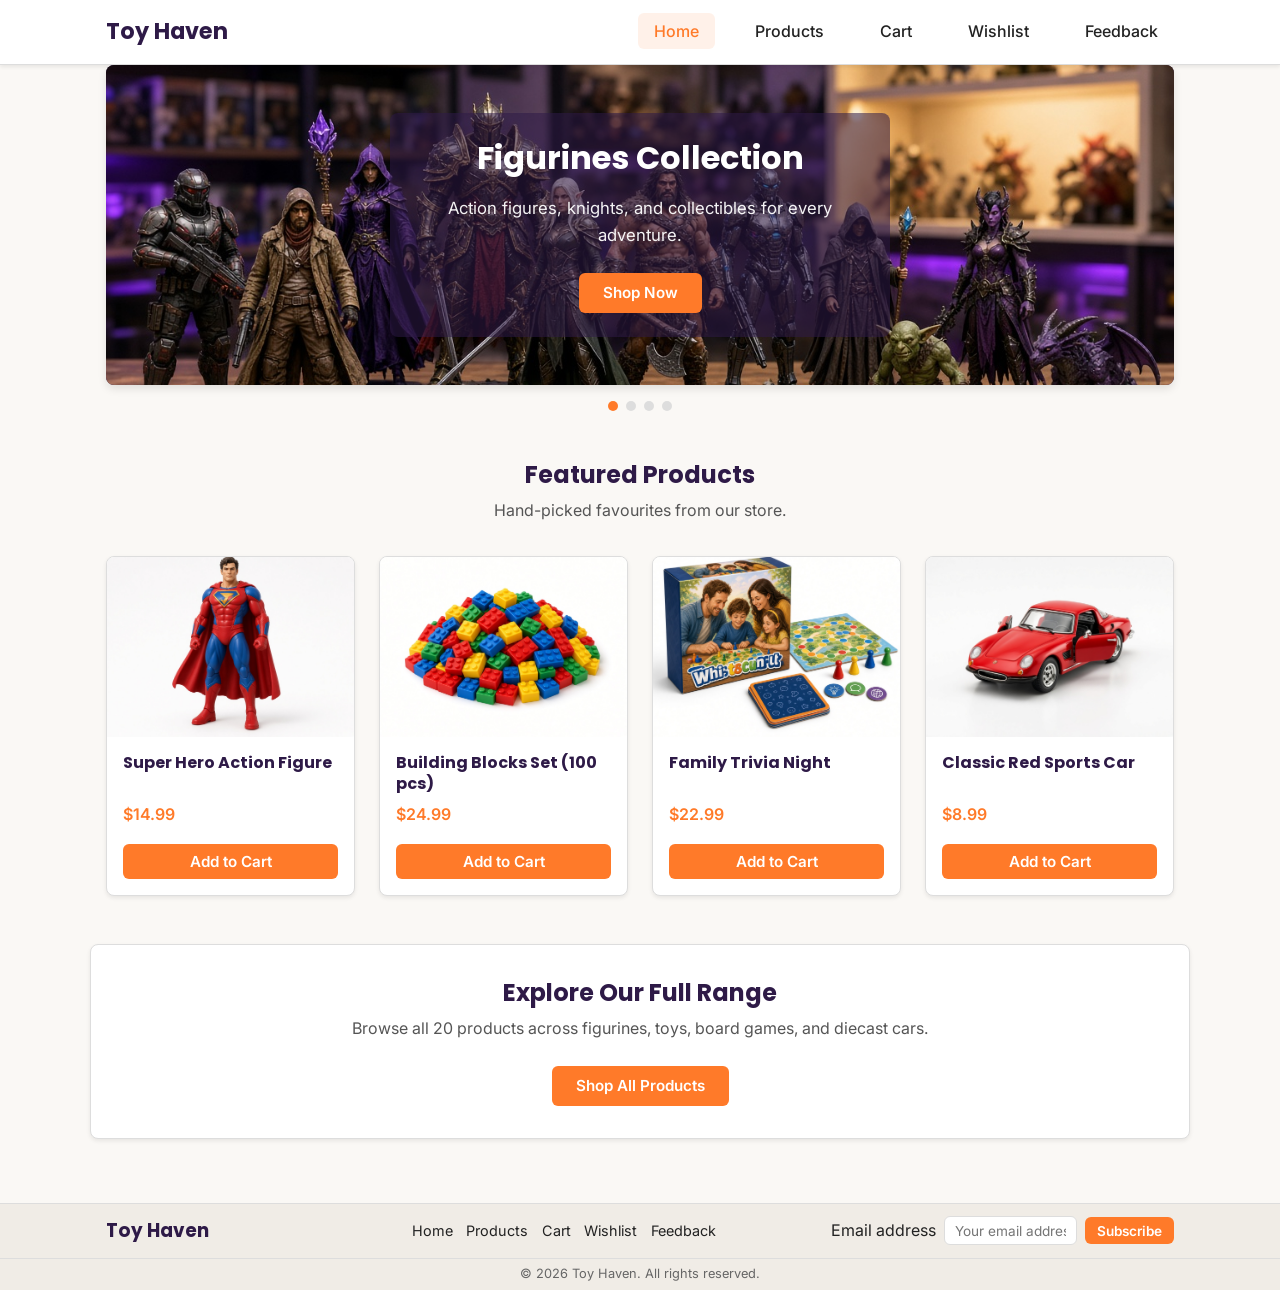
<file: index.html>
<!DOCTYPE html>
<html lang="en">
<head>
  <meta charset="UTF-8">
  <meta name="viewport" content="width=device-width, initial-scale=1.0, viewport-fit=cover">
  <meta name="theme-color" content="#2E1A47">
  <link rel="icon" href="icons/favicon.ico" type="image/x-icon">
  <link rel="manifest" href="manifest.json">
  <title>Toy Haven - Home</title>
  <link rel="stylesheet" href="css/style.css">
  <link rel="stylesheet" href="css/home.css">
</head>

<body>

  <header class="site-header">
    <nav class="nav-container">

      <a href="index.html" class="logo">Toy Haven</a>

      <button
        type="button"
        class="nav-toggle"
        aria-label="Toggle navigation menu"
        aria-expanded="false">
        <span></span>
        <span></span>
        <span></span>
      </button>

      <ul class="nav-menu">
        <li><a href="index.html" class="active">Home</a></li>
        <li><a href="products.html">Products</a></li>
        <li><a href="cart.html">Cart</a></li>
        <li><a href="wishlist.html">Wishlist</a></li>
        <li><a href="feedback.html">Feedback</a></li>
      </ul>

    </nav>
  </header>


  <main class="home-page">

    <section class="hero">
      <div class="hero-slider">

        <div class="hero-slide active">
          <img
            src="images/banners/banner-figurines.png"
            alt="Figurines collection banner showing action figures and collectibles"
            class="hero-banner-img">

          <div class="hero-content">
            <h1>Figurines Collection</h1>
            <p>Action figures, knights, and collectibles for every adventure.</p>
            <a href="products.html" class="btn btn-primary">Shop Now</a>
          </div>
        </div>


        <div class="hero-slide">
          <img
            src="images/banners/banner-toys.png"
            alt="Toys collection banner showing blocks, plushies and RC cars"
            class="hero-banner-img">

          <div class="hero-content">
            <h1>Fun Toys for Everyone</h1>
            <p>Blocks, plushies, RC cars, and more to spark imagination.</p>
            <a href="products.html" class="btn btn-primary">Shop Now</a>
          </div>
        </div>


        <div class="hero-slide">
          <img
            src="images/banners/banner-board-games.png"
            alt="Board games collection banner for family game night"
            class="hero-banner-img">

          <div class="hero-content">
            <h1>Board Games Night</h1>
            <p>Family-friendly games for game nights and rainy days.</p>
            <a href="products.html" class="btn btn-primary">Shop Now</a>
          </div>
        </div>


        <div class="hero-slide">
          <img
            src="images/banners/banner-diecast-cars.png"
            alt="Diecast cars collection banner showing collectible model cars"
            class="hero-banner-img">

          <div class="hero-content">
            <h1>Diecast Cars</h1>
            <p>Collectible cars and trucks in detailed 1:64 scale.</p>
            <a href="products.html" class="btn btn-primary">Shop Now</a>
          </div>
        </div>

      </div>


      <div class="hero-dots">
        <button type="button" class="hero-dot active" aria-label="Slide 1"></button>
        <button type="button" class="hero-dot" aria-label="Slide 2"></button>
        <button type="button" class="hero-dot" aria-label="Slide 3"></button>
        <button type="button" class="hero-dot" aria-label="Slide 4"></button>
      </div>

    </section>


    <section class="featured-section">
      <h2>Featured Products</h2>

      <p class="section-intro">
        Hand-picked favourites from our store.
      </p>

      <div id="featured-products" class="product-grid"></div>
    </section>


    <section class="cta-section">
      <h2>Explore Our Full Range</h2>

      <p>
        Browse all 20 products across figurines, toys, board games, and diecast cars.
      </p>

      <a href="products.html" class="btn btn-primary">
        Shop All Products
      </a>
    </section>

  </main>


  <div id="cart-toast" class="cart-toast" hidden></div>


  <footer class="site-footer">

    <div class="footer-container">

      <div class="footer-brand">
        <a href="index.html" class="logo">Toy Haven</a>
        <p>Bringing joy to kids of all ages since 2026.</p>
      </div>


      <div class="footer-links">
        <h3>Quick Links</h3>

        <ul>
          <li><a href="index.html">Home</a></li>
          <li><a href="products.html">Products</a></li>
          <li><a href="cart.html">Cart</a></li>
          <li><a href="wishlist.html">Wishlist</a></li>
          <li><a href="feedback.html">Feedback</a></li>
        </ul>

      </div>


      <div class="footer-newsletter">
        <h3>Newsletter</h3>

        <p>
          Get updates on new toys and special offers.
        </p>

        <form class="newsletter-form">

          <label
            for="newsletter-email"
            class="visually-hidden">
            Email address
          </label>

          <input
            type="email"
            id="newsletter-email"
            name="email"
            placeholder="Your email address"
            required>

          <button type="submit">
            Subscribe
          </button>

        </form>

      </div>

    </div>


    <div class="footer-bottom">
      <p>&copy; 2026 Toy Haven. All rights reserved.</p>
    </div>

  </footer>


  <script src="js/data.js"></script>
  <script src="js/utils.js"></script>
  <script src="js/nav.js"></script>
  <script src="js/home.js"></script>

</body>
</html>
</file>
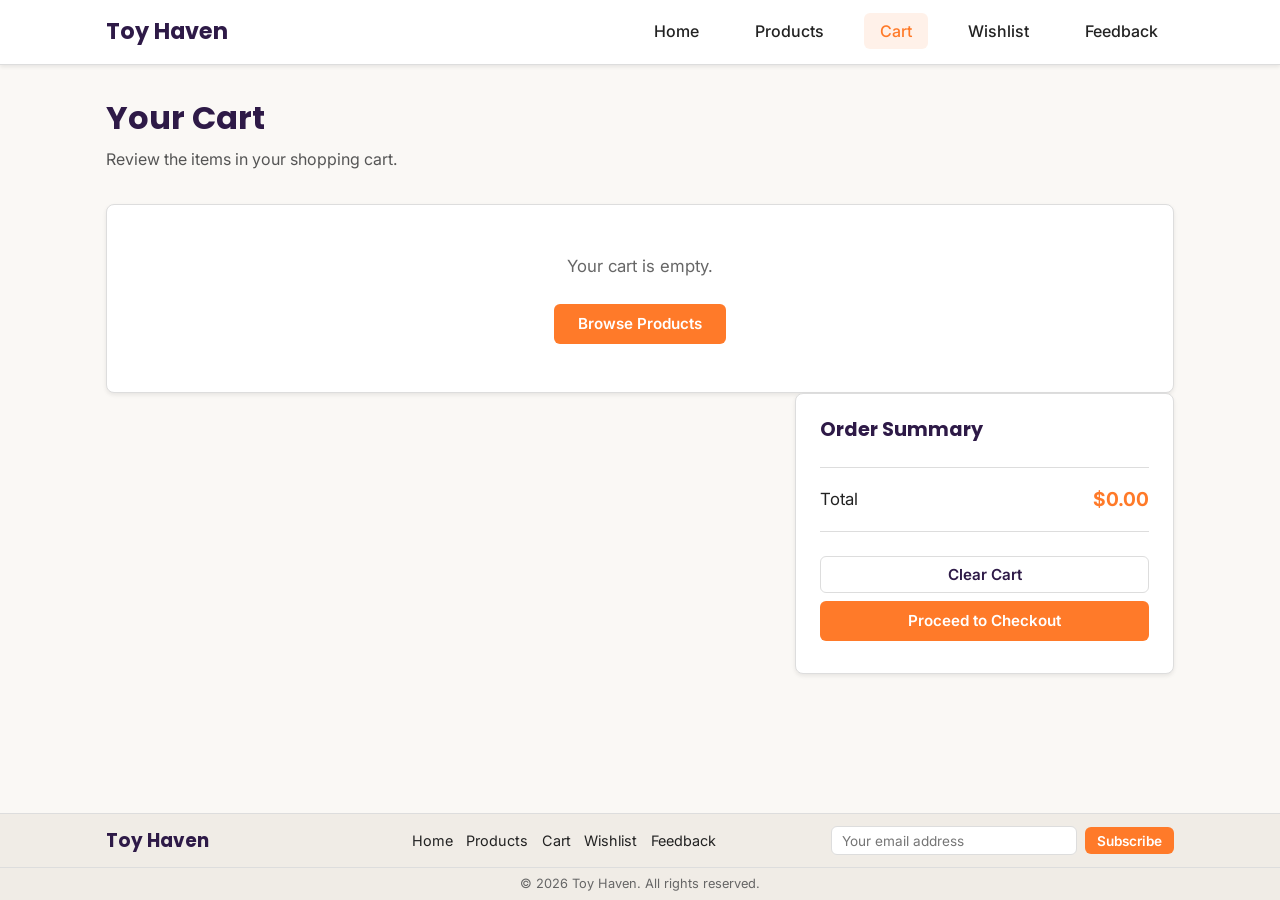
<file: cart.html>
<!DOCTYPE html>
<html lang="en">
<head>
  <meta charset="UTF-8">
  <meta name="viewport" content="width=device-width, initial-scale=1.0, viewport-fit=cover">
  <meta name="theme-color" content="#2E1A47">
  <link rel="icon" href="icons/favicon.ico" type="image/x-icon">
  <link rel="manifest" href="manifest.json">
  <title>Toy Haven - Cart</title>
  <link rel="stylesheet" href="css/style.css">
  <link rel="stylesheet" href="css/cart.css">
</head>
<body>

  
  <header class="site-header">
    <nav class="nav-container">
      <a href="index.html" class="logo">Toy Haven</a>

      <button type="button" class="nav-toggle" aria-label="Toggle navigation menu" aria-expanded="false">
        <span></span>
        <span></span>
        <span></span>
      </button>

      <ul class="nav-menu">
        <li><a href="index.html">Home</a></li>
        <li><a href="products.html">Products</a></li>
        <li><a href="cart.html" class="active">Cart</a></li>
        <li><a href="wishlist.html">Wishlist</a></li>
        <li><a href="feedback.html">Feedback</a></li>
      </ul>
    </nav>
  </header>

  
  <main class="cart-page">
    <h1>Your Cart</h1>
    <p class="page-intro">Review the items in your shopping cart.</p>

    
    <div id="empty-cart" class="empty-state" hidden>
      <p>Your cart is empty.</p>
      <a href="products.html" class="btn btn-primary">Browse Products</a>
    </div>

    
    <div id="cart-content" class="cart-layout" hidden>
      <div id="cart-items" class="cart-items">

      </div>

      <aside class="cart-summary">
        <h2>Order Summary</h2>
        <div class="summary-row">
          <span>Total</span>
          <span id="cart-total" class="summary-total">$0.00</span>
        </div>
        <button id="clear-cart-btn" class="btn btn-secondary">Clear Cart</button>
        <a href="checkout.html" id="checkout-btn" class="btn btn-primary">Proceed to Checkout</a>
      </aside>
    </div>
  </main>

  
  <footer class="site-footer">
    <div class="footer-container">
      <div class="footer-brand">
        <a href="index.html" class="logo">Toy Haven</a>
        <p>Bringing joy to kids of all ages since 2026.</p>
      </div>

      <div class="footer-links">
        <h3>Quick Links</h3>
        <ul>
          <li><a href="index.html">Home</a></li>
          <li><a href="products.html">Products</a></li>
          <li><a href="cart.html">Cart</a></li>
          <li><a href="wishlist.html">Wishlist</a></li>
          <li><a href="feedback.html">Feedback</a></li>
        </ul>
      </div>

      <div class="footer-newsletter">
        <h3>Newsletter</h3>
        <p>Get updates on new toys and special offers.</p>
        <form class="newsletter-form">
          <input type="email" placeholder="Your email address" required>
          <button type="submit">Subscribe</button>
        </form>
      </div>
    </div>

    <div class="footer-bottom">
      <p>&copy; 2026 Toy Haven. All rights reserved.</p>
    </div>
  </footer>

  <script src="js/data.js"></script>
  <script src="js/utils.js"></script>
  <script src="js/nav.js"></script>
  <script src="js/cart.js"></script>
</body>
</html>
</file>
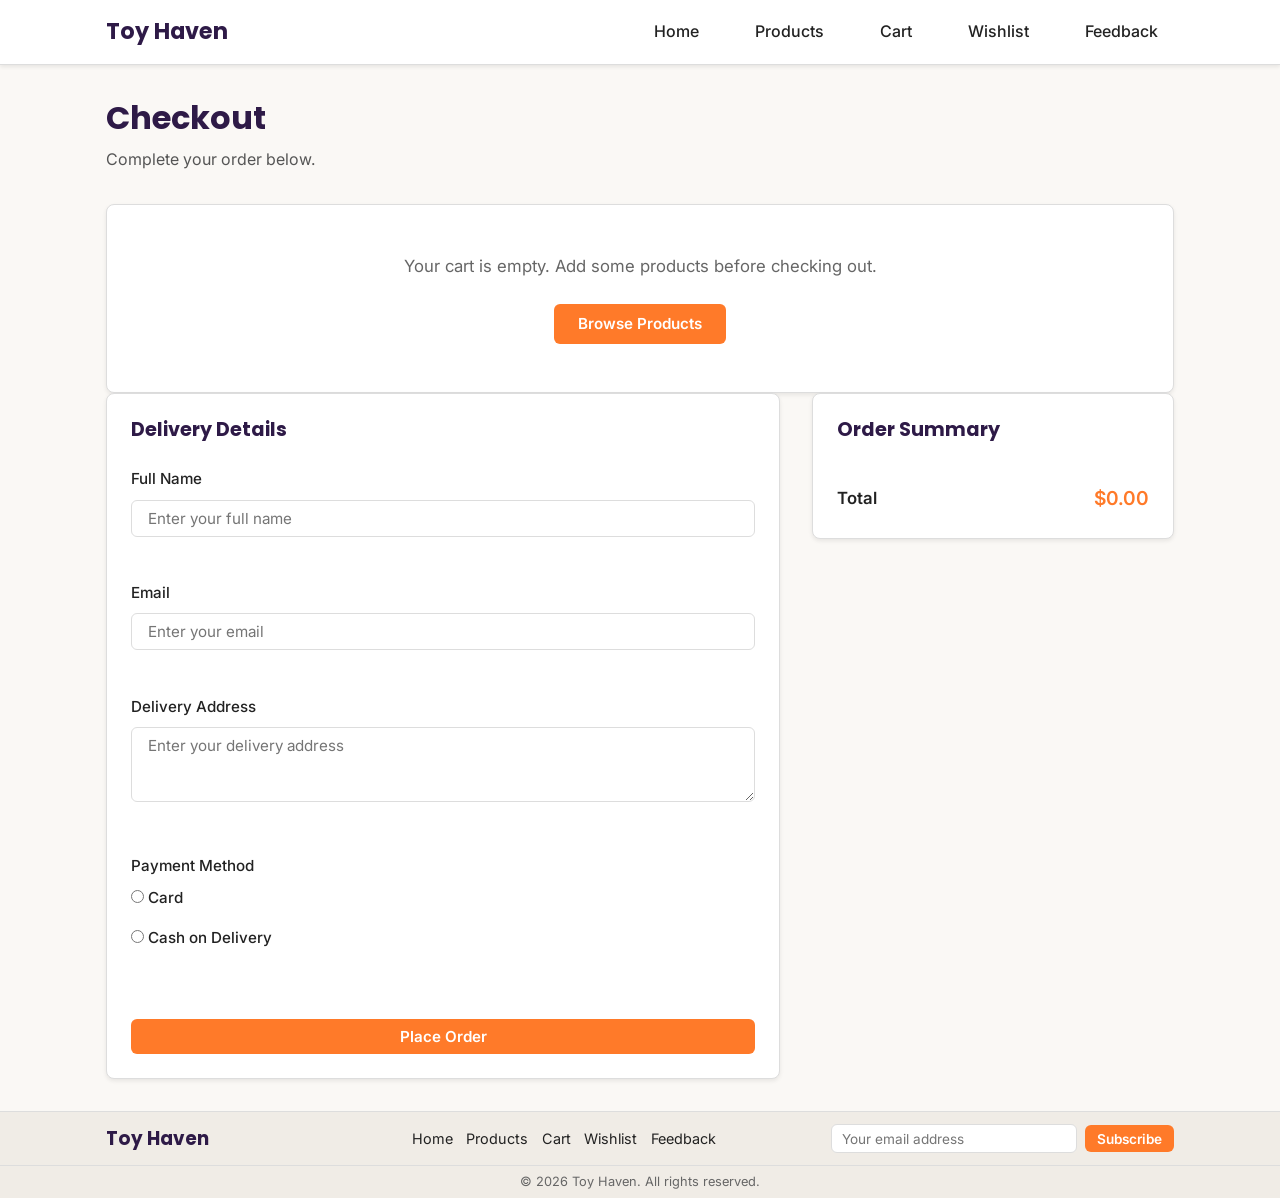
<file: checkout.html>
<!DOCTYPE html>
<html lang="en">
<head>
  <meta charset="UTF-8">
  <meta name="viewport" content="width=device-width, initial-scale=1.0, viewport-fit=cover">
  <meta name="theme-color" content="#2E1A47">
  <link rel="icon" href="icons/favicon.ico" type="image/x-icon">
  <link rel="manifest" href="manifest.json">
  <title>Toy Haven - Checkout</title>
  <link rel="stylesheet" href="css/style.css">
  <link rel="stylesheet" href="css/checkout.css">
</head>
<body>

  
  <header class="site-header">
    <nav class="nav-container">
      <a href="index.html" class="logo">Toy Haven</a>

      <button type="button" class="nav-toggle" aria-label="Toggle navigation menu" aria-expanded="false">
        <span></span>
        <span></span>
        <span></span>
      </button>

      <ul class="nav-menu">
        <li><a href="index.html">Home</a></li>
        <li><a href="products.html">Products</a></li>
        <li><a href="cart.html">Cart</a></li>
        <li><a href="wishlist.html">Wishlist</a></li>
        <li><a href="feedback.html">Feedback</a></li>
      </ul>
    </nav>
  </header>

  
  <main class="checkout-page">
    <h1>Checkout</h1>
    <p class="page-intro">Complete your order below.</p>

    
    <div id="empty-checkout" class="empty-state" hidden>
      <p>Your cart is empty. Add some products before checking out.</p>
      <a href="products.html" class="btn btn-primary">Browse Products</a>
    </div>

    
    <div id="success-message" class="success-message" hidden>
      <h2>Order placed!</h2>
      <p>Thank you for your order. We will send a confirmation to your email.</p>
      <a href="index.html" class="btn btn-primary">Back to Home</a>
    </div>

    
    <div id="checkout-content" class="checkout-layout" hidden>
      <form id="checkout-form" class="checkout-form" novalidate>
        <h2>Delivery Details</h2>

        <div class="form-group">
          <label for="full-name">Full Name</label>
          <input type="text" id="full-name" name="fullName" placeholder="Enter your full name">
          <span class="error-text" id="error-full-name"></span>
        </div>

        <div class="form-group">
          <label for="email">Email</label>
          <input type="email" id="email" name="email" placeholder="Enter your email">
          <span class="error-text" id="error-email"></span>
        </div>

        <div class="form-group">
          <label for="address">Delivery Address</label>
          <textarea id="address" name="address" rows="3" placeholder="Enter your delivery address"></textarea>
          <span class="error-text" id="error-address"></span>
        </div>

        <div class="form-group">
          <span class="label-text">Payment Method</span>
          <div class="radio-group">
            <label class="radio-label">
              <input type="radio" name="paymentMethod" value="Card">
              Card
            </label>
            <label class="radio-label">
              <input type="radio" name="paymentMethod" value="Cash on Delivery">
              Cash on Delivery
            </label>
          </div>
          <span class="error-text" id="error-payment"></span>
        </div>

        <button type="submit" class="btn btn-primary">Place Order</button>
      </form>

      <aside class="order-summary">
        <h2>Order Summary</h2>
        <ul id="summary-items" class="summary-items">

        </ul>
        <div class="summary-total-row">
          <span>Total</span>
          <span id="summary-total">$0.00</span>
        </div>
      </aside>
    </div>
  </main>

  
  <footer class="site-footer">
    <div class="footer-container">
      <div class="footer-brand">
        <a href="index.html" class="logo">Toy Haven</a>
        <p>Bringing joy to kids of all ages since 2026.</p>
      </div>

      <div class="footer-links">
        <h3>Quick Links</h3>
        <ul>
          <li><a href="index.html">Home</a></li>
          <li><a href="products.html">Products</a></li>
          <li><a href="cart.html">Cart</a></li>
          <li><a href="wishlist.html">Wishlist</a></li>
          <li><a href="feedback.html">Feedback</a></li>
        </ul>
      </div>

      <div class="footer-newsletter">
        <h3>Newsletter</h3>
        <p>Get updates on new toys and special offers.</p>
        <form class="newsletter-form">
          <input type="email" placeholder="Your email address" required>
          <button type="submit">Subscribe</button>
        </form>
      </div>
    </div>

    <div class="footer-bottom">
      <p>&copy; 2026 Toy Haven. All rights reserved.</p>
    </div>
  </footer>

  <script src="js/data.js"></script>
  <script src="js/utils.js"></script>
  <script src="js/nav.js"></script>
  <script src="js/checkout.js"></script>
</body>
</html>
</file>
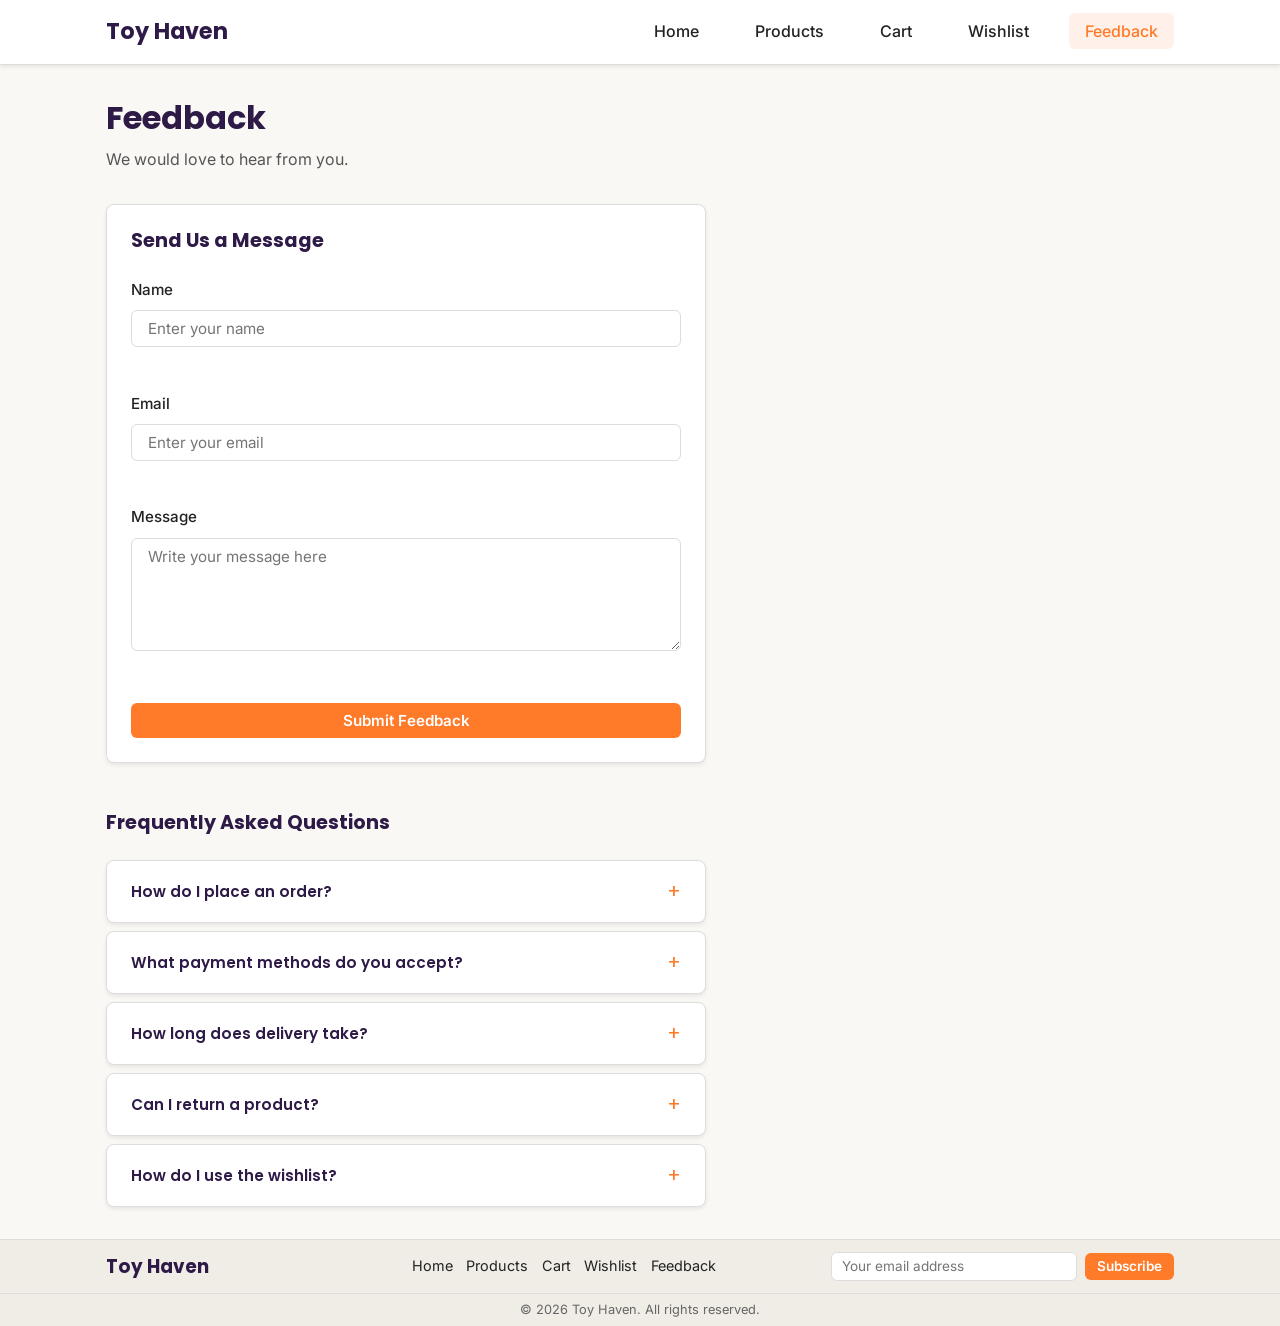
<file: feedback.html>
<!DOCTYPE html>
<html lang="en">
<head>
  <meta charset="UTF-8">
  <meta name="viewport" content="width=device-width, initial-scale=1.0, viewport-fit=cover">
  <meta name="theme-color" content="#2E1A47">
  <link rel="icon" href="icons/favicon.ico" type="image/x-icon">
  <link rel="manifest" href="manifest.json">
  <title>Toy Haven - Feedback</title>
  <link rel="stylesheet" href="css/style.css">
  <link rel="stylesheet" href="css/feedback.css">
</head>
<body>

  
  <header class="site-header">
    <nav class="nav-container">
      <a href="index.html" class="logo">Toy Haven</a>

      <button type="button" class="nav-toggle" aria-label="Toggle navigation menu" aria-expanded="false">
        <span></span>
        <span></span>
        <span></span>
      </button>

      <ul class="nav-menu">
        <li><a href="index.html">Home</a></li>
        <li><a href="products.html">Products</a></li>
        <li><a href="cart.html">Cart</a></li>
        <li><a href="wishlist.html">Wishlist</a></li>
        <li><a href="feedback.html" class="active">Feedback</a></li>
      </ul>
    </nav>
  </header>

  
  <main class="feedback-page">
    <h1>Feedback</h1>
    <p class="page-intro">We would love to hear from you.</p>

    
    <div id="success-message" class="success-message" hidden>
      <h2>Thank you!</h2>
      <p>Your feedback has been submitted. We appreciate you taking the time to share your thoughts.</p>
    </div>

    
    <form id="feedback-form" class="feedback-form" novalidate>
      <h2>Send Us a Message</h2>

      <div class="form-group">
        <label for="name">Name</label>
        <input type="text" id="name" name="name" placeholder="Enter your name">
        <span class="error-text" id="error-name"></span>
      </div>

      <div class="form-group">
        <label for="email">Email</label>
        <input type="email" id="email" name="email" placeholder="Enter your email">
        <span class="error-text" id="error-email"></span>
      </div>

      <div class="form-group">
        <label for="message">Message</label>
        <textarea id="message" name="message" rows="5" placeholder="Write your message here"></textarea>
        <span class="error-text" id="error-message"></span>
      </div>

      <button type="submit" class="btn btn-primary">Submit Feedback</button>
    </form>

    
    <section class="faq-section">
      <h2>Frequently Asked Questions</h2>

      <div class="accordion">

        <div class="accordion-item">
          <button class="accordion-question" type="button">
            How do I place an order?
            <span class="accordion-icon">+</span>
          </button>
          <div class="accordion-answer">
            <p>Browse our products page, add items to your cart, and proceed to checkout. Fill in your details and click Place Order to complete your purchase.</p>
          </div>
        </div>

        <div class="accordion-item">
          <button class="accordion-question" type="button">
            What payment methods do you accept?
            <span class="accordion-icon">+</span>
          </button>
          <div class="accordion-answer">
            <p>We accept card payments and cash on delivery. You can choose your preferred method during checkout.</p>
          </div>
        </div>

        <div class="accordion-item">
          <button class="accordion-question" type="button">
            How long does delivery take?
            <span class="accordion-icon">+</span>
          </button>
          <div class="accordion-answer">
            <p>Standard delivery usually takes 3 to 5 business days. Delivery times may vary depending on your location.</p>
          </div>
        </div>

        <div class="accordion-item">
          <button class="accordion-question" type="button">
            Can I return a product?
            <span class="accordion-icon">+</span>
          </button>
          <div class="accordion-answer">
            <p>Yes, unused items in original packaging can be returned within 14 days of delivery. Contact us through the feedback form to start a return.</p>
          </div>
        </div>

        <div class="accordion-item">
          <button class="accordion-question" type="button">
            How do I use the wishlist?
            <span class="accordion-icon">+</span>
          </button>
          <div class="accordion-answer">
            <p>Click Add to Wishlist on any product to save it. Visit the Wishlist page to view saved items and update their status to Interested, Owned, or Not Interested.</p>
          </div>
        </div>

      </div>
    </section>
  </main>

  
  <footer class="site-footer">
    <div class="footer-container">
      <div class="footer-brand">
        <a href="index.html" class="logo">Toy Haven</a>
        <p>Bringing joy to kids of all ages since 2026.</p>
      </div>

      <div class="footer-links">
        <h3>Quick Links</h3>
        <ul>
          <li><a href="index.html">Home</a></li>
          <li><a href="products.html">Products</a></li>
          <li><a href="cart.html">Cart</a></li>
          <li><a href="wishlist.html">Wishlist</a></li>
          <li><a href="feedback.html">Feedback</a></li>
        </ul>
      </div>

      <div class="footer-newsletter">
        <h3>Newsletter</h3>
        <p>Get updates on new toys and special offers.</p>
        <form class="newsletter-form">
          <input type="email" placeholder="Your email address" required>
          <button type="submit">Subscribe</button>
        </form>
      </div>
    </div>

    <div class="footer-bottom">
      <p>&copy; 2026 Toy Haven. All rights reserved.</p>
    </div>
  </footer>

  <script src="js/utils.js"></script>
  <script src="js/nav.js"></script>
  <script src="js/feedback.js"></script>
</body>
</html>
</file>
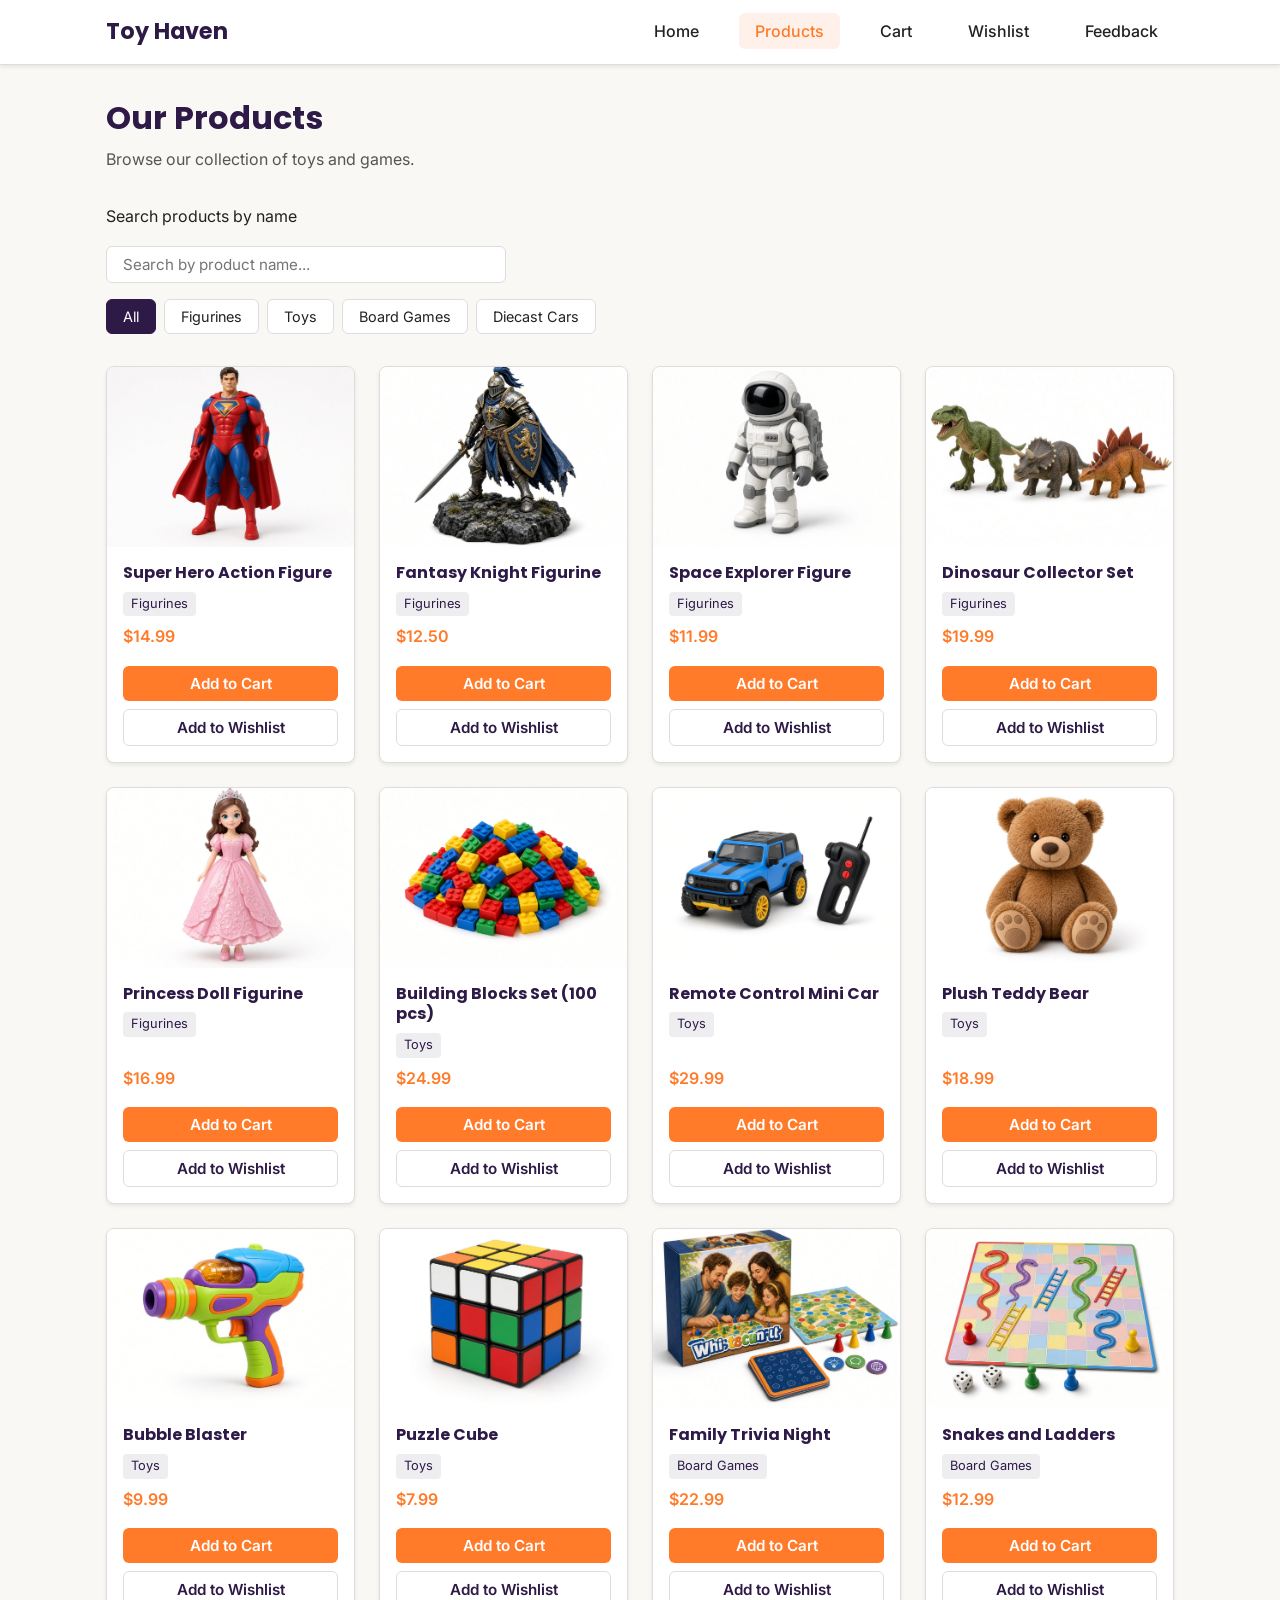
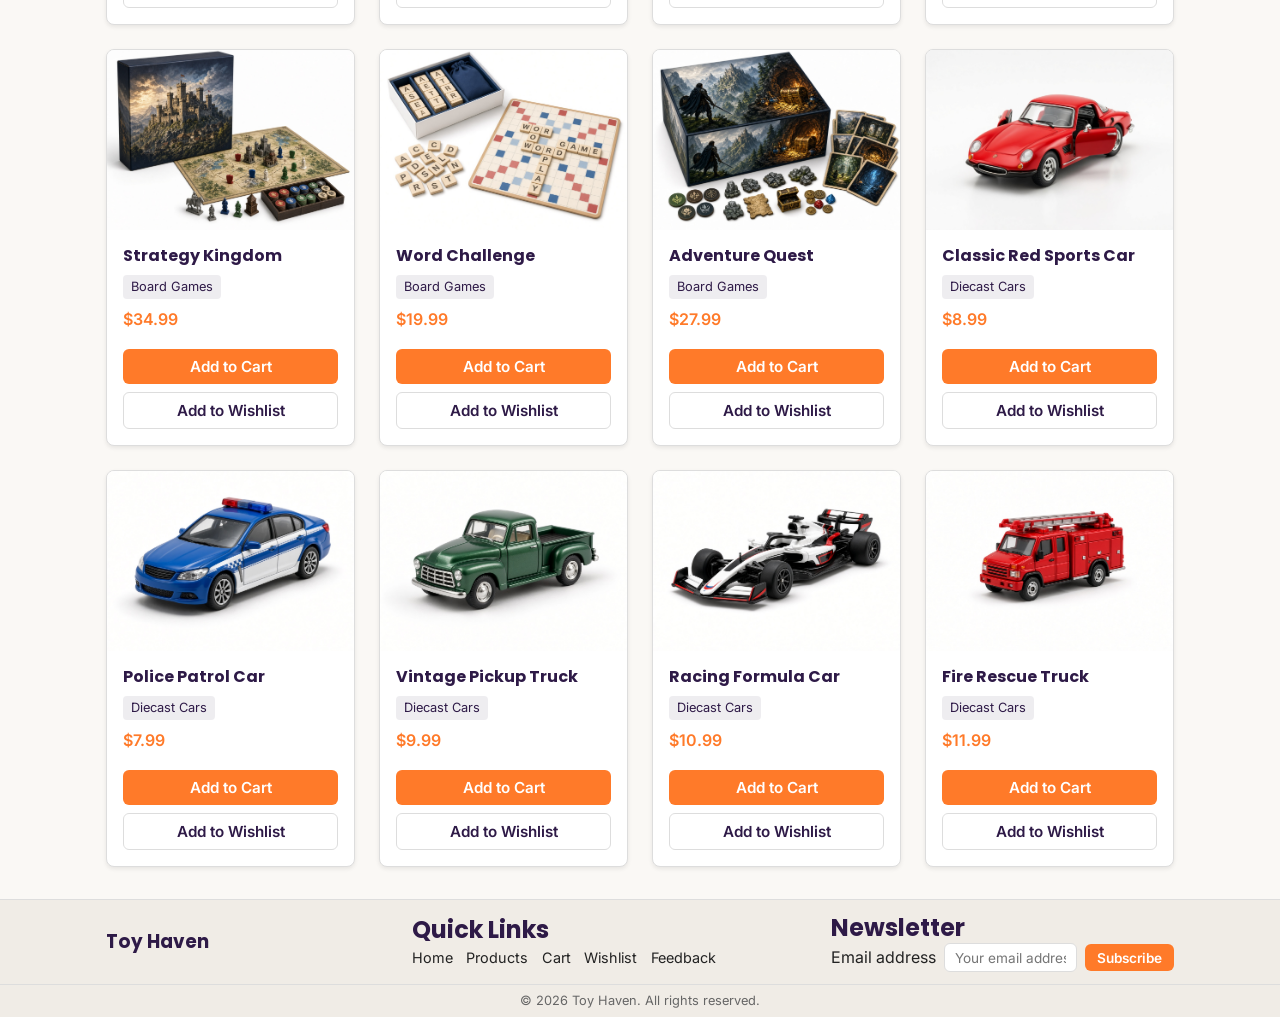
<file: products.html>
<!DOCTYPE html>
<html lang="en">

<head>
  <meta charset="UTF-8">
  <meta name="viewport" content="width=device-width, initial-scale=1.0, viewport-fit=cover">
  <meta name="theme-color" content="#2E1A47">

  <link rel="icon" href="icons/favicon.ico" type="image/x-icon">
  <link rel="manifest" href="manifest.json">

  <title>Toy Haven - Products</title>

  <link rel="stylesheet" href="css/style.css">
  <link rel="stylesheet" href="css/products.css">
</head>

<body>

  <header class="site-header">

    <nav class="nav-container">

      <a href="index.html" class="logo">Toy Haven</a>

      <button
        type="button"
        class="nav-toggle"
        aria-label="Toggle navigation menu"
        aria-expanded="false">

        <span></span>
        <span></span>
        <span></span>

      </button>

      <ul class="nav-menu">

        <li>
          <a href="index.html">Home</a>
        </li>

        <li>
          <a href="products.html" class="active">Products</a>
        </li>

        <li>
          <a href="cart.html">Cart</a>
        </li>

        <li>
          <a href="wishlist.html">Wishlist</a>
        </li>

        <li>
          <a href="feedback.html">Feedback</a>
        </li>

      </ul>

    </nav>

  </header>


  <main class="products-page">

    <h1>Our Products</h1>

    <p class="page-intro">
      Browse our collection of toys and games.
    </p>


    <div class="products-controls">

      <label for="search-input" class="visually-hidden">
        Search products by name
      </label>

      <input
        type="text"
        id="search-input"
        class="search-input"
        placeholder="Search by product name..."
        aria-label="Search products by name">


      <div class="filter-bar">

        <button
          type="button"
          class="filter-btn active"
          data-category="All">
          All
        </button>

        <button
          type="button"
          class="filter-btn"
          data-category="Figurines">
          Figurines
        </button>

        <button
          type="button"
          class="filter-btn"
          data-category="Toys">
          Toys
        </button>

        <button
          type="button"
          class="filter-btn"
          data-category="Board Games">
          Board Games
        </button>

        <button
          type="button"
          class="filter-btn"
          data-category="Diecast Cars">
          Diecast Cars
        </button>

      </div>

    </div>


    <div
      id="products-grid"
      class="products-grid">
    </div>


    <p
      id="no-results"
      class="no-results"
      hidden>
      No products found. Try a different search or filter.
    </p>

  </main>


  <div
    id="cart-toast"
    class="cart-toast"
    hidden
    role="status"
    aria-live="polite">
    Added to cart!
  </div>


  <footer class="site-footer">

    <div class="footer-container">


      <div class="footer-brand">

        <a href="index.html" class="logo">
          Toy Haven
        </a>

        <p>
          Bringing joy to kids of all ages since 2026.
        </p>

      </div>


      <div class="footer-links">

        <h2>Quick Links</h2>

        <ul>

          <li>
            <a href="index.html">Home</a>
          </li>

          <li>
            <a href="products.html">Products</a>
          </li>

          <li>
            <a href="cart.html">Cart</a>
          </li>

          <li>
            <a href="wishlist.html">Wishlist</a>
          </li>

          <li>
            <a href="feedback.html">Feedback</a>
          </li>

        </ul>

      </div>


      <div class="footer-newsletter">

        <h2>Newsletter</h2>

        <p>
          Get updates on new toys and special offers.
        </p>

        <form class="newsletter-form">

          <label
            for="newsletter-email"
            class="visually-hidden">
            Email address
          </label>

          <input
            type="email"
            id="newsletter-email"
            name="email"
            placeholder="Your email address"
            required>

          <button type="submit">
            Subscribe
          </button>

        </form>

      </div>

    </div>


    <div class="footer-bottom">

      <p>
        &copy; 2026 Toy Haven. All rights reserved.
      </p>

    </div>

  </footer>


  <script src="js/data.js"></script>
  <script src="js/utils.js"></script>
  <script src="js/nav.js"></script>
  <script src="js/products.js"></script>

</body>

</html>
</file>
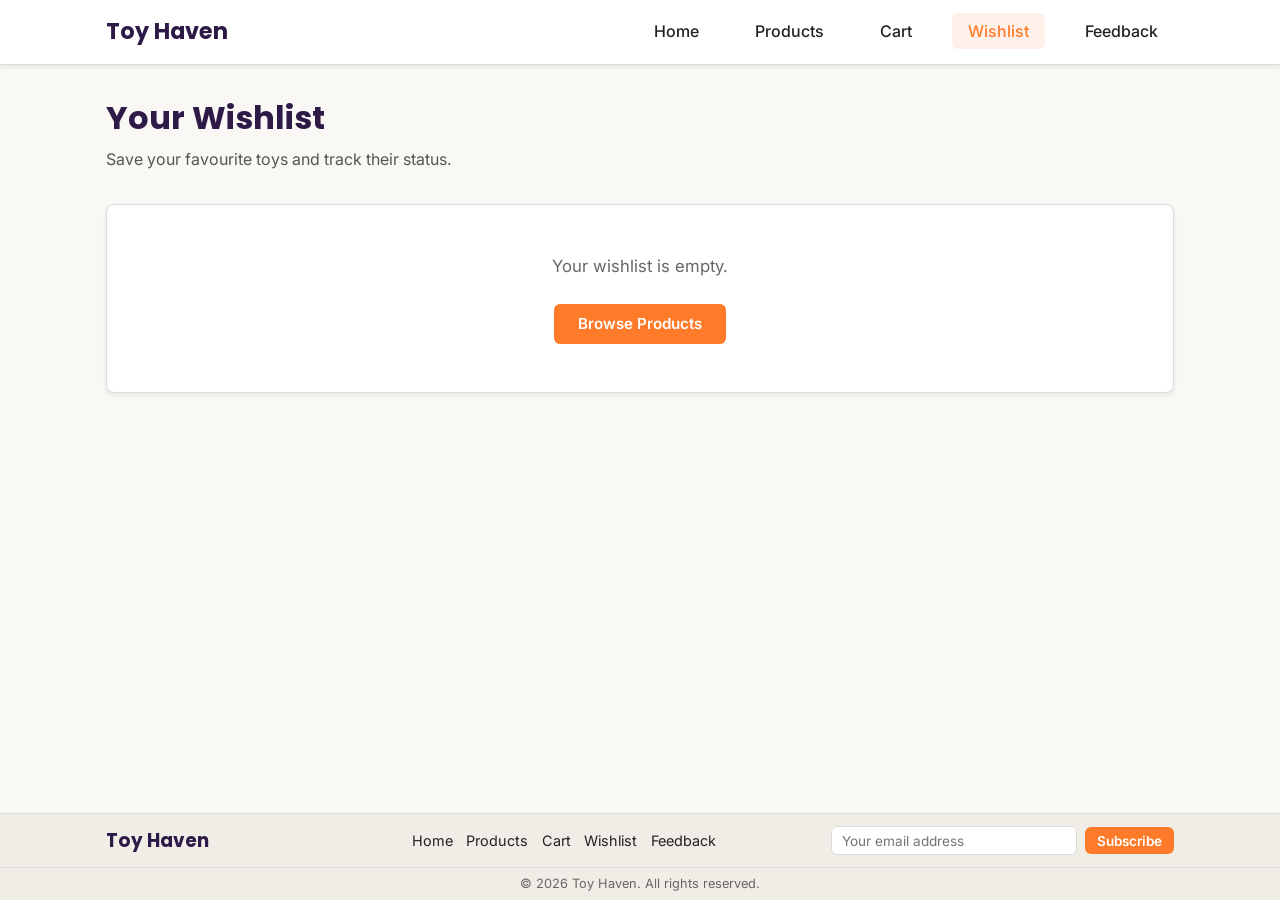
<file: wishlist.html>
<!DOCTYPE html>
<html lang="en">
<head>
  <meta charset="UTF-8">
  <meta name="viewport" content="width=device-width, initial-scale=1.0, viewport-fit=cover">
  <meta name="theme-color" content="#2E1A47">
  <link rel="icon" href="icons/favicon.ico" type="image/x-icon">
  <link rel="manifest" href="manifest.json">
  <title>Toy Haven - Wishlist</title>
  <link rel="stylesheet" href="css/style.css">
  <link rel="stylesheet" href="css/wishlist.css">
</head>
<body>

  
  <header class="site-header">
    <nav class="nav-container">
      <a href="index.html" class="logo">Toy Haven</a>

      <button type="button" class="nav-toggle" aria-label="Toggle navigation menu" aria-expanded="false">
        <span></span>
        <span></span>
        <span></span>
      </button>

      <ul class="nav-menu">
        <li><a href="index.html">Home</a></li>
        <li><a href="products.html">Products</a></li>
        <li><a href="cart.html">Cart</a></li>
        <li><a href="wishlist.html" class="active">Wishlist</a></li>
        <li><a href="feedback.html">Feedback</a></li>
      </ul>
    </nav>
  </header>

  
  <main class="wishlist-page">
    <h1>Your Wishlist</h1>
    <p class="page-intro">Save your favourite toys and track their status.</p>

    
    <div id="empty-wishlist" class="empty-state" hidden>
      <p>Your wishlist is empty.</p>
      <a href="products.html" class="btn btn-primary">Browse Products</a>
    </div>

    
    <div id="wishlist-grid" class="wishlist-grid"></div>
  </main>

  
  <footer class="site-footer">
    <div class="footer-container">
      <div class="footer-brand">
        <a href="index.html" class="logo">Toy Haven</a>
        <p>Bringing joy to kids of all ages since 2026.</p>
      </div>

      <div class="footer-links">
        <h3>Quick Links</h3>
        <ul>
          <li><a href="index.html">Home</a></li>
          <li><a href="products.html">Products</a></li>
          <li><a href="cart.html">Cart</a></li>
          <li><a href="wishlist.html">Wishlist</a></li>
          <li><a href="feedback.html">Feedback</a></li>
        </ul>
      </div>

      <div class="footer-newsletter">
        <h3>Newsletter</h3>
        <p>Get updates on new toys and special offers.</p>
        <form class="newsletter-form">
          <input type="email" placeholder="Your email address" required>
          <button type="submit">Subscribe</button>
        </form>
      </div>
    </div>

    <div class="footer-bottom">
      <p>&copy; 2026 Toy Haven. All rights reserved.</p>
    </div>
  </footer>

  <script src="js/data.js"></script>
  <script src="js/utils.js"></script>
  <script src="js/nav.js"></script>
  <script src="js/wishlist.js"></script>
</body>
</html>
</file>
<file: css/style.css>
@import url('https://fonts.googleapis.com/css2?family=Inter:wght@400;500;600&family=Poppins:wght@600;700&display=swap');

:root {
  --color-primary: #2E1A47;
  --color-accent: #FF7A29;
  --color-background: #FAF8F5;
  --color-text: #222222;
  --color-white: #ffffff;
  --color-border: #dddddd;
  --color-footer-bg: #f0ece6;
  --color-muted: #555555;
  --color-muted-light: #666666;
  --color-error: #cc0000;
  --color-accent-hover: #e56a1f;
  --color-image-bg: #eeeeee;

  --font-heading: 'Poppins', system-ui, sans-serif;
  --font-body: 'Inter', system-ui, sans-serif;

  --spacing-xs: 0.5rem;
  --spacing-sm: 1rem;
  --spacing-md: 1.5rem;
  --spacing-lg: 2rem;
  --spacing-xl: 3rem;

  --shadow-sm: 0 2px 4px rgba(0, 0, 0, 0.08);
  --shadow-md: 0 4px 8px rgba(0, 0, 0, 0.1);

  --max-width: 1100px;
  --nav-height: 64px;
}

*,
*::before,
*::after {
  box-sizing: border-box;
  margin: 0;
  padding: 0;
}

html {
  scroll-behavior: smooth;
  -webkit-text-size-adjust: 100%;
}

body {
  font-family: var(--font-body);
  font-size: 16px;
  line-height: 1.6;
  color: var(--color-text);
  background-color: var(--color-background);
  min-height: 100vh;
  display: flex;
  flex-direction: column;
  overflow-x: hidden;
}

img {
  max-width: 100%;
  display: block;
}

a {
  color: var(--color-primary);
  text-decoration: none;
}

a:hover {
  color: var(--color-accent);
}

ul {
  list-style: none;
}

h1, h2, h3, h4 {
  font-family: var(--font-heading);
  line-height: 1.3;
  color: var(--color-primary);
}

main {
  flex: 1;
  width: 100%;
  max-width: var(--max-width);
  margin: 0 auto;
  padding: var(--spacing-lg) var(--spacing-sm);
}

main h1 {
  margin-bottom: var(--spacing-xs);
}

.page-intro,
.section-intro {
  color: var(--color-muted);
  margin-bottom: var(--spacing-lg);
}

.section-intro {
  text-align: center;
}

.btn {
  display: inline-block;
  padding: var(--spacing-xs) var(--spacing-md);
  border-radius: 6px;
  font-family: var(--font-body);
  font-weight: 600;
  font-size: 0.95rem;
  text-align: center;
  cursor: pointer;
  border: none;
  text-decoration: none;
}

.btn-primary {
  background-color: var(--color-accent);
  color: var(--color-white);
}

.btn-primary:hover {
  background-color: var(--color-accent-hover);
  color: var(--color-white);
}

.btn-secondary {
  background-color: var(--color-white);
  color: var(--color-primary);
  border: 1px solid var(--color-border);
}

.btn-secondary:hover {
  border-color: var(--color-primary);
  background-color: rgba(46, 26, 71, 0.05);
  color: var(--color-primary);
}

.empty-state {
  text-align: center;
  padding: var(--spacing-xl) var(--spacing-sm);
  background-color: var(--color-white);
  border: 1px solid var(--color-border);
  border-radius: 8px;
  box-shadow: var(--shadow-sm);
}

.empty-state p {
  margin-bottom: var(--spacing-md);
  color: var(--color-muted-light);
  font-size: 1.05rem;
}

.error-text {
  display: block;
  color: var(--color-error);
  font-size: 0.85rem;
  margin-top: 4px;
  min-height: 1.2em;
}

.form-group input.input-error,
.form-group textarea.input-error {
  border-color: var(--color-error);
}

.cart-toast {
  position: fixed;
  bottom: 24px;
  right: 24px;
  background-color: var(--color-primary);
  color: var(--color-white);
  padding: var(--spacing-sm) var(--spacing-md);
  border-radius: 6px;
  box-shadow: var(--shadow-md);
  font-size: 0.95rem;
  z-index: 200;
}

.site-header {
  position: sticky;
  top: 0;
  z-index: 100;
  background-color: var(--color-white);
  border-bottom: 1px solid var(--color-border);
  box-shadow: var(--shadow-sm);
  padding-left: env(safe-area-inset-left);
  padding-right: env(safe-area-inset-right);
}

.nav-container {
  position: relative;
  max-width: var(--max-width);
  margin: 0 auto;
  padding: 0 var(--spacing-sm);
  height: var(--nav-height);
  display: flex;
  align-items: center;
  justify-content: space-between;
}

.logo {
  font-family: var(--font-heading);
  font-size: 1.4rem;
  font-weight: 700;
  color: var(--color-primary);
}

.logo:hover {
  color: var(--color-accent);
}

.nav-toggle {
  display: none;
  flex-direction: column;
  justify-content: center;
  gap: 5px;
  width: 44px;
  height: 44px;
  padding: 10px;
  background: none;
  border: 1px solid var(--color-border);
  border-radius: 6px;
  cursor: pointer;
}

.nav-toggle span {
  display: block;
  width: 100%;
  height: 2px;
  background-color: var(--color-primary);
  border-radius: 2px;
  transition: transform 0.2s ease, opacity 0.2s ease;
}

.nav-toggle.is-open span:nth-child(1) {
  transform: translateY(7px) rotate(45deg);
}

.nav-toggle.is-open span:nth-child(2) {
  opacity: 0;
}

.nav-toggle.is-open span:nth-child(3) {
  transform: translateY(-7px) rotate(-45deg);
}

.nav-menu {
  display: flex;
  align-items: center;
  gap: var(--spacing-md);
}

.nav-menu a {
  font-weight: 500;
  padding: var(--spacing-xs) var(--spacing-sm);
  border-radius: 6px;
  color: var(--color-text);
}

.nav-menu a:hover,
.nav-menu a.active {
  color: var(--color-accent);
  background-color: rgba(255, 122, 41, 0.1);
}

@media (max-width: 768px) {
  .nav-container {
    position: static;
  }

  .nav-toggle {
    display: flex;
  }

  .nav-menu {
    display: none;
    flex-direction: column;
    align-items: stretch;
    position: absolute;
    top: 100%;
    left: 0;
    right: 0;
    width: 100%;
    background-color: var(--color-white);
    border-bottom: 1px solid var(--color-border);
    box-shadow: var(--shadow-md);
    padding: var(--spacing-sm);
    gap: var(--spacing-xs);
    z-index: 101;
  }

  .nav-menu.is-open {
    display: flex;
  }

  .nav-menu a {
    padding: 0.85rem var(--spacing-sm);
    text-align: center;
    font-size: 1rem;
  }
}

.site-footer {
  background-color: var(--color-footer-bg);
  border-top: 1px solid var(--color-border);
  margin-top: auto;
}

.footer-container {
  max-width: var(--max-width);
  margin: 0 auto;
  padding: 0.75rem var(--spacing-sm);
  display: flex;
  flex-wrap: wrap;
  gap: 0.75rem 1.25rem;
  justify-content: space-between;
  align-items: center;
}

.footer-brand {
  flex: 1;
  min-width: 160px;
}

.footer-brand .logo {
  display: inline-block;
  margin-bottom: 0;
  font-size: 1.15rem;
}

.footer-brand p {
  display: none;
}

.footer-links {
  flex: 1.4;
  min-width: 220px;
}

.footer-links h3,
.footer-newsletter h3 {
  display: none;
}

.footer-links ul {
  display: flex;
  flex-direction: row;
  flex-wrap: wrap;
  gap: 0.25rem 0.85rem;
}

.footer-links a {
  color: var(--color-text);
  font-size: 0.9rem;
}

.footer-newsletter {
  flex: 1.2;
  min-width: 220px;
}

.footer-newsletter p {
  display: none;
}

.newsletter-form {
  display: flex;
  gap: var(--spacing-xs);
  flex-wrap: nowrap;
  align-items: center;
}

.newsletter-form input[type="email"] {
  flex: 1;
  min-width: 0;
  padding: 0.35rem 0.6rem;
  border: 1px solid var(--color-border);
  border-radius: 6px;
  font-family: var(--font-body);
  font-size: 0.85rem;
}

.newsletter-form input[type="email"]:focus {
  outline: 2px solid var(--color-accent);
  outline-offset: 1px;
}

.newsletter-form button {
  padding: 0.35rem 0.75rem;
  background-color: var(--color-accent);
  color: var(--color-white);
  border: none;
  border-radius: 6px;
  font-family: var(--font-body);
  font-weight: 600;
  font-size: 0.85rem;
  cursor: pointer;
  white-space: nowrap;
}

.newsletter-form button:hover {
  background-color: var(--color-accent-hover);
}

.footer-bottom {
  text-align: center;
  padding: 0.35rem var(--spacing-sm);
  font-size: 0.8rem;
  color: var(--color-muted-light);
  border-top: 1px solid var(--color-border);
}

@media (max-width: 1024px) {
  main {
    padding: var(--spacing-lg) var(--spacing-md);
  }

  .footer-container {
    gap: 0.5rem;
  }

  .nav-menu {
    gap: var(--spacing-xs);
  }
}

@media (max-width: 768px) {
  main {
    padding: var(--spacing-md) var(--spacing-sm);
    padding-left: max(var(--spacing-sm), env(safe-area-inset-left));
    padding-right: max(var(--spacing-sm), env(safe-area-inset-right));
  }

  main h1 {
    font-size: 1.5rem;
  }

  .btn {
    min-height: 44px;
    padding: 0.7rem var(--spacing-md);
  }

  .footer-container {
    flex-direction: column;
    align-items: center;
    text-align: center;
    padding: 0.6rem max(var(--spacing-sm), env(safe-area-inset-left)) 0.5rem max(var(--spacing-sm), env(safe-area-inset-right));
    gap: 0.5rem;
  }

  .footer-brand,
  .footer-links,
  .footer-newsletter {
    min-width: 100%;
    text-align: center;
  }

  .footer-links ul {
    justify-content: center;
  }

  .newsletter-form {
    flex-direction: row;
    justify-content: center;
    width: 100%;
    max-width: 360px;
    margin: 0 auto;
  }

  .newsletter-form input[type="email"],
  .newsletter-form button {
    width: auto;
    min-width: 0;
    font-size: 16px;
    min-height: 36px;
  }

  .newsletter-form input[type="email"] {
    flex: 1;
  }

  input,
  textarea,
  select {
    font-size: 16px;
  }

  .cart-toast {
    left: var(--spacing-sm);
    right: var(--spacing-sm);
    bottom: max(var(--spacing-sm), env(safe-area-inset-bottom));
    text-align: center;
  }
}

@media (max-width: 480px) {
  .logo {
    font-size: 1.2rem;
  }

  main h1 {
    font-size: 1.35rem;
  }

  .page-intro {
    font-size: 0.95rem;
  }
}
</file>
<file: css/home.css>
.home-page {
  padding-top: 0;
  max-width: 100%;
}

.hero {
  position: relative;
  width: 100%;
  max-width: 1100px;
  margin: 0 auto var(--spacing-xl);
  padding: 0 var(--spacing-sm);
}

.hero-slider {
  position: relative;
  height: 320px;
  border-radius: 8px;
  overflow: hidden;
  box-shadow: var(--shadow-md);
}

.hero-slide {
  position: absolute;
  top: 0;
  left: 0;
  width: 100%;
  height: 100%;
  display: flex;
  align-items: center;
  justify-content: center;
  padding: var(--spacing-lg);
  background-color: var(--color-primary);
  opacity: 0;
  transition: opacity 0.6s ease;
  overflow: hidden;
  pointer-events: none;
  z-index: 0;
}

.hero-banner-img {
  position: absolute;
  top: 0;
  left: 0;
  width: 100%;
  height: 100%;
  object-fit: cover;
  z-index: 0;
}

.hero-slide.active {
  opacity: 1;
  z-index: 1;
  pointer-events: auto;
}

.hero-content {
  position: relative;
  z-index: 1;
  text-align: center;
  color: var(--color-white);
  max-width: 500px;
  background-color: rgba(46, 26, 71, 0.55);
  padding: var(--spacing-md);
  border-radius: 8px;
}

.hero-content h1 {
  color: var(--color-white);
  font-size: 2rem;
  margin-bottom: var(--spacing-sm);
}

.hero-content p {
  margin-bottom: var(--spacing-md);
  font-size: 1.05rem;
  opacity: 0.95;
}

.hero-dots {
  display: flex;
  justify-content: center;
  gap: var(--spacing-xs);
  margin-top: var(--spacing-sm);
}

.hero-dot {
  width: 10px;
  height: 10px;
  border-radius: 50%;
  border: none;
  background-color: var(--color-border);
  cursor: pointer;
  padding: 0;
}

.hero-dot.active {
  background-color: var(--color-accent);
}

.featured-section {
  max-width: 1100px;
  margin: 0 auto var(--spacing-xl);
  padding: 0 var(--spacing-sm);
}

.featured-section h2 {
  text-align: center;
  margin-bottom: var(--spacing-xs);
}

.section-intro {
  text-align: center;
}

.product-grid {
  display: grid;
  grid-template-columns: repeat(auto-fill, minmax(220px, 1fr));
  gap: var(--spacing-md);
}

.product-card {
  background-color: var(--color-white);
  border: 1px solid var(--color-border);
  border-radius: 8px;
  overflow: hidden;
  box-shadow: var(--shadow-sm);
  display: flex;
  flex-direction: column;
}

.product-card img {
  width: 100%;
  height: 180px;
  object-fit: cover;
  background-color: var(--color-image-bg);
}

.product-card-body {
  padding: var(--spacing-sm);
  display: flex;
  flex-direction: column;
  flex: 1;
}

.product-card h3 {
  font-size: 1rem;
  margin-bottom: var(--spacing-xs);
}

.product-price {
  font-weight: 600;
  color: var(--color-accent);
  margin-bottom: var(--spacing-sm);
  margin-top: auto;
}

.product-card .btn {
  width: 100%;
}

.cta-section {
  max-width: 1100px;
  margin: 0 auto var(--spacing-lg);
  padding: var(--spacing-lg) var(--spacing-sm);
  text-align: center;
  background-color: var(--color-white);
  border: 1px solid var(--color-border);
  border-radius: 8px;
  box-shadow: var(--shadow-sm);
}

.cta-section h2 {
  margin-bottom: var(--spacing-xs);
}

.cta-section p {
  color: var(--color-muted);
  margin-bottom: var(--spacing-md);
}

@media (max-width: 1024px) {
  .featured-section,
  .cta-section,
  .hero {
    padding-left: var(--spacing-md);
    padding-right: var(--spacing-md);
  }

  .product-grid {
    grid-template-columns: repeat(2, 1fr);
  }
}

@media (max-width: 768px) {
  .home-page {
    padding-left: 0;
    padding-right: 0;
  }

  .hero {
    padding-left: var(--spacing-sm);
    padding-right: var(--spacing-sm);
    margin-bottom: var(--spacing-lg);
  }

  .hero-slider {
    height: 260px;
  }

  .hero-slide {
    padding: var(--spacing-sm);
  }

  .hero-content {
    padding: var(--spacing-sm);
    max-width: 100%;
  }

  .hero-content h1 {
    font-size: 1.35rem;
  }

  .hero-content p {
    font-size: 0.95rem;
  }

  .featured-section,
  .cta-section {
    padding-left: var(--spacing-sm);
    padding-right: var(--spacing-sm);
  }

  .product-grid {
    grid-template-columns: repeat(2, 1fr);
    gap: var(--spacing-sm);
  }

  .product-card img {
    height: 140px;
  }
}

@media (max-width: 480px) {
  .hero-slider {
    height: 220px;
    border-radius: 6px;
  }

  .hero-content h1 {
    font-size: 1.2rem;
  }

  .product-grid {
    grid-template-columns: 1fr;
  }

  .product-card img {
    height: 180px;
  }
}
</file>
<file: css/cart.css>
.cart-layout {
  display: flex;
  flex-wrap: wrap;
  gap: var(--spacing-lg);
  align-items: flex-start;
}

.cart-items {
  flex: 2;
  min-width: 280px;
  display: flex;
  flex-direction: column;
  gap: var(--spacing-sm);
}

.cart-item {
  display: flex;
  align-items: center;
  gap: var(--spacing-sm);
  padding: var(--spacing-sm);
  background-color: var(--color-white);
  border: 1px solid var(--color-border);
  border-radius: 8px;
  box-shadow: var(--shadow-sm);
}

.cart-item img {
  width: 80px;
  height: 80px;
  object-fit: cover;
  border-radius: 6px;
  background-color: var(--color-image-bg);
  flex-shrink: 0;
}

.cart-item-details {
  flex: 1;
  min-width: 0;
}

.cart-item-details h3 {
  font-size: 1rem;
  margin-bottom: 4px;
}

.cart-item-price {
  font-size: 0.9rem;
  color: var(--color-muted-light);
}

.quantity-controls {
  display: flex;
  align-items: center;
  gap: var(--spacing-xs);
}

.qty-btn {
  width: 32px;
  height: 32px;
  border: 1px solid var(--color-border);
  border-radius: 6px;
  background-color: var(--color-white);
  font-size: 1.1rem;
  cursor: pointer;
  line-height: 1;
}

.qty-btn:hover {
  border-color: var(--color-accent);
  color: var(--color-accent);
}

.qty-value {
  min-width: 28px;
  text-align: center;
  font-weight: 600;
}

.cart-item-subtotal {
  font-weight: 600;
  color: var(--color-accent);
  min-width: 70px;
  text-align: right;
}

.cart-summary {
  flex: 1;
  min-width: 240px;
  padding: var(--spacing-md);
  background-color: var(--color-white);
  border: 1px solid var(--color-border);
  border-radius: 8px;
  box-shadow: var(--shadow-sm);
}

.cart-summary h2 {
  font-size: 1.2rem;
  margin-bottom: var(--spacing-md);
}

.summary-row {
  display: flex;
  justify-content: space-between;
  align-items: center;
  padding: var(--spacing-sm) 0;
  border-top: 1px solid var(--color-border);
  border-bottom: 1px solid var(--color-border);
  margin-bottom: var(--spacing-md);
  font-size: 1.05rem;
}

.summary-total {
  font-weight: 700;
  color: var(--color-accent);
  font-size: 1.2rem;
}

.cart-summary .btn {
  display: block;
  width: 100%;
  margin-bottom: var(--spacing-xs);
}

@media (max-width: 1024px) {
  .cart-layout {
    flex-direction: column;
  }

  .cart-items,
  .cart-summary {
    min-width: 0;
    width: 100%;
  }
}

@media (max-width: 768px) {
  .cart-item {
    flex-wrap: wrap;
  }

  .cart-item img {
    width: 72px;
    height: 72px;
  }

  .cart-item-subtotal {
    width: 100%;
    text-align: left;
    margin-top: var(--spacing-xs);
  }

  .qty-btn {
    width: 44px;
    height: 44px;
  }
}

@media (max-width: 480px) {
  .cart-item {
    flex-direction: column;
    align-items: flex-start;
  }

  .cart-item img {
    width: 100%;
    height: 160px;
  }

  .quantity-controls {
    width: 100%;
    justify-content: flex-start;
  }
}
</file>
<file: css/checkout.css>
.success-message {
  text-align: center;
  padding: var(--spacing-xl) var(--spacing-md);
  background-color: var(--color-white);
  border: 1px solid var(--color-border);
  border-radius: 8px;
  box-shadow: var(--shadow-sm);
  animation: fadeIn 0.5s ease;
}

.success-message h2 {
  color: var(--color-primary);
  margin-bottom: var(--spacing-sm);
}

.success-message p {
  color: var(--color-muted);
  margin-bottom: var(--spacing-md);
}

@keyframes fadeIn {
  from {
    opacity: 0;
    transform: translateY(8px);
  }
  to {
    opacity: 1;
    transform: translateY(0);
  }
}

.checkout-layout {
  display: flex;
  flex-wrap: wrap;
  gap: var(--spacing-lg);
  align-items: flex-start;
}

.checkout-form {
  flex: 2;
  min-width: 280px;
  padding: var(--spacing-md);
  background-color: var(--color-white);
  border: 1px solid var(--color-border);
  border-radius: 8px;
  box-shadow: var(--shadow-sm);
}

.checkout-form h2 {
  font-size: 1.2rem;
  margin-bottom: var(--spacing-md);
}

.form-group {
  margin-bottom: var(--spacing-md);
}

.form-group label,
.form-group .label-text {
  display: block;
  font-weight: 500;
  margin-bottom: var(--spacing-xs);
  font-size: 0.95rem;
}

.form-group input[type="text"],
.form-group input[type="email"],
.form-group textarea {
  width: 100%;
  padding: var(--spacing-xs) var(--spacing-sm);
  border: 1px solid var(--color-border);
  border-radius: 6px;
  font-family: var(--font-body);
  font-size: 0.95rem;
}

.form-group input:focus,
.form-group textarea:focus {
  outline: 2px solid var(--color-accent);
  outline-offset: 1px;
}

.radio-group {
  display: flex;
  flex-direction: column;
  gap: var(--spacing-xs);
  margin-top: var(--spacing-xs);
}

.radio-label {
  display: flex;
  align-items: center;
  gap: var(--spacing-xs);
  font-weight: 400;
  cursor: pointer;
}

.radio-label input {
  cursor: pointer;
}

.order-summary {
  flex: 1;
  min-width: 240px;
  padding: var(--spacing-md);
  background-color: var(--color-white);
  border: 1px solid var(--color-border);
  border-radius: 8px;
  box-shadow: var(--shadow-sm);
}

.order-summary h2 {
  font-size: 1.2rem;
  margin-bottom: var(--spacing-md);
}

.summary-items {
  list-style: none;
  margin-bottom: var(--spacing-md);
}

.summary-items li {
  display: flex;
  justify-content: space-between;
  gap: var(--spacing-sm);
  padding: var(--spacing-xs) 0;
  border-bottom: 1px solid var(--color-border);
  font-size: 0.9rem;
}

.summary-item-name {
  flex: 1;
}

.summary-item-qty {
  color: var(--color-muted-light);
}

.summary-item-price {
  font-weight: 500;
  min-width: 60px;
  text-align: right;
}

.summary-total-row {
  display: flex;
  justify-content: space-between;
  align-items: center;
  padding-top: var(--spacing-sm);
  font-size: 1.05rem;
  font-weight: 600;
}

#summary-total {
  color: var(--color-accent);
  font-size: 1.2rem;
}

.checkout-form .btn-primary {
  width: 100%;
  margin-top: var(--spacing-sm);
}

@media (max-width: 1024px) {
  .checkout-layout {
    flex-direction: column;
  }

  .checkout-form,
  .order-summary {
    min-width: 0;
    width: 100%;
  }
}

@media (max-width: 768px) {
  .success-message {
    padding: var(--spacing-lg) var(--spacing-sm);
  }

  .checkout-form,
  .order-summary {
    padding: var(--spacing-sm);
  }

  .summary-items li {
    flex-wrap: wrap;
  }
}

@media (max-width: 480px) {
  .summary-item-price {
    width: 100%;
    text-align: left;
    min-width: 0;
  }
}
</file>
<file: css/feedback.css>
.success-message {
  padding: var(--spacing-md);
  margin-bottom: var(--spacing-lg);
  background-color: var(--color-white);
  border: 1px solid var(--color-border);
  border-left: 4px solid var(--color-accent);
  border-radius: 8px;
  box-shadow: var(--shadow-sm);
  animation: fadeIn 0.5s ease;
}

.success-message h2 {
  font-size: 1.2rem;
  margin-bottom: var(--spacing-xs);
}

.success-message p {
  color: var(--color-muted);
  font-size: 0.95rem;
}

@keyframes fadeIn {
  from {
    opacity: 0;
    transform: translateY(8px);
  }
  to {
    opacity: 1;
    transform: translateY(0);
  }
}

.feedback-form {
  max-width: 600px;
  padding: var(--spacing-md);
  margin-bottom: var(--spacing-xl);
  background-color: var(--color-white);
  border: 1px solid var(--color-border);
  border-radius: 8px;
  box-shadow: var(--shadow-sm);
}

.feedback-form h2 {
  font-size: 1.2rem;
  margin-bottom: var(--spacing-md);
}

.form-group {
  margin-bottom: var(--spacing-md);
}

.form-group label {
  display: block;
  font-weight: 500;
  margin-bottom: var(--spacing-xs);
  font-size: 0.95rem;
}

.form-group input,
.form-group textarea {
  width: 100%;
  padding: var(--spacing-xs) var(--spacing-sm);
  border: 1px solid var(--color-border);
  border-radius: 6px;
  font-family: var(--font-body);
  font-size: 0.95rem;
}

.form-group input:focus,
.form-group textarea:focus {
  outline: 2px solid var(--color-accent);
  outline-offset: 1px;
}

.feedback-form .btn-primary {
  width: 100%;
}

.faq-section {
  max-width: 600px;
}

.faq-section h2 {
  font-size: 1.2rem;
  margin-bottom: var(--spacing-md);
}

.accordion {
  display: flex;
  flex-direction: column;
  gap: var(--spacing-xs);
}

.accordion-item {
  background-color: var(--color-white);
  border: 1px solid var(--color-border);
  border-radius: 8px;
  overflow: hidden;
  box-shadow: var(--shadow-sm);
}

.accordion-question {
  width: 100%;
  display: flex;
  justify-content: space-between;
  align-items: center;
  gap: var(--spacing-sm);
  padding: var(--spacing-sm) var(--spacing-md);
  background: none;
  border: none;
  font-family: var(--font-heading);
  font-size: 0.95rem;
  font-weight: 600;
  color: var(--color-primary);
  text-align: left;
  cursor: pointer;
}

.accordion-question:hover {
  background-color: rgba(46, 26, 71, 0.04);
}

.accordion-icon {
  font-size: 1.2rem;
  font-weight: 400;
  color: var(--color-accent);
  flex-shrink: 0;
}

.accordion-answer {
  max-height: 0;
  overflow: hidden;
  transition: max-height 0.3s ease;
}

.accordion-answer p {
  padding: 0 var(--spacing-md) var(--spacing-sm);
  color: var(--color-muted);
  font-size: 0.9rem;
  line-height: 1.6;
}

.accordion-item.open .accordion-answer {
  max-height: 200px;
}

@media (max-width: 1024px) {
  .feedback-form,
  .faq-section {
    max-width: 100%;
  }
}

@media (max-width: 768px) {
  .feedback-form {
    padding: var(--spacing-sm);
  }

  .accordion-question {
    font-size: 0.9rem;
    padding: var(--spacing-sm);
    min-height: 48px;
  }

  .accordion-item.open .accordion-answer {
    max-height: 320px;
  }
}

@media (max-width: 480px) {
  .accordion-question {
    font-size: 0.85rem;
  }
}
</file>
<file: css/products.css>
.products-controls {
  display: flex;
  flex-direction: column;
  gap: var(--spacing-sm);
  margin-bottom: var(--spacing-lg);
}

.search-input {
  width: 100%;
  max-width: 400px;
  padding: var(--spacing-xs) var(--spacing-sm);
  border: 1px solid var(--color-border);
  border-radius: 6px;
  font-family: var(--font-body);
  font-size: 0.95rem;
}

.search-input:focus {
  outline: 2px solid var(--color-accent);
  outline-offset: 1px;
}

.filter-bar {
  display: flex;
  flex-wrap: wrap;
  gap: var(--spacing-xs);
}

.filter-btn {
  padding: var(--spacing-xs) var(--spacing-sm);
  border: 1px solid var(--color-border);
  border-radius: 6px;
  background-color: var(--color-white);
  font-family: var(--font-body);
  font-size: 0.9rem;
  cursor: pointer;
  color: var(--color-text);
}

.filter-btn:hover {
  border-color: var(--color-accent);
  color: var(--color-accent);
}

.filter-btn.active {
  background-color: var(--color-primary);
  border-color: var(--color-primary);
  color: var(--color-white);
}

.products-grid {
  display: grid;
  grid-template-columns: repeat(auto-fill, minmax(220px, 1fr));
  gap: var(--spacing-md);
}

.product-card {
  background-color: var(--color-white);
  border: 1px solid var(--color-border);
  border-radius: 8px;
  overflow: hidden;
  box-shadow: var(--shadow-sm);
  display: flex;
  flex-direction: column;
  transition: box-shadow 0.2s ease, transform 0.2s ease;
}

.product-card:hover {
  box-shadow: var(--shadow-md);
  transform: translateY(-2px);
}

.product-card img {
  width: 100%;
  height: 180px;
  object-fit: cover;
  background-color: var(--color-image-bg);
}

.product-card-body {
  padding: var(--spacing-sm);
  display: flex;
  flex-direction: column;
  flex: 1;
}

.product-card h3 {
  font-size: 1rem;
  margin-bottom: var(--spacing-xs);
}

.product-category {
  display: inline-block;
  font-size: 0.8rem;
  color: var(--color-primary);
  background-color: rgba(46, 26, 71, 0.08);
  padding: 2px 8px;
  border-radius: 4px;
  margin-bottom: var(--spacing-xs);
  width: fit-content;
}

.product-price {
  font-weight: 600;
  color: var(--color-accent);
  margin-bottom: var(--spacing-sm);
  margin-top: auto;
}

.product-card .btn {
  width: 100%;
}

.product-card .btn-secondary {
  margin-top: var(--spacing-xs);
}

.no-results {
  text-align: center;
  color: var(--color-muted-light);
  padding: var(--spacing-lg);
}

@media (max-width: 1024px) {
  .products-grid {
    grid-template-columns: repeat(2, 1fr);
  }
}

@media (max-width: 768px) {
  .products-grid {
    grid-template-columns: repeat(2, 1fr);
    gap: var(--spacing-sm);
  }

  .search-input {
    max-width: 100%;
    min-height: 44px;
    font-size: 16px;
  }

  .filter-bar {
    overflow-x: auto;
    flex-wrap: nowrap;
    padding-bottom: var(--spacing-xs);
    -webkit-overflow-scrolling: touch;
  }

  .filter-btn {
    flex: 0 0 auto;
    min-height: 40px;
    white-space: nowrap;
  }

  .product-card img {
    height: 140px;
  }

  .product-card:hover {
    transform: none;
  }
}

@media (max-width: 480px) {
  .products-grid {
    grid-template-columns: 1fr;
  }

  .filter-bar {
    flex-wrap: wrap;
    overflow-x: visible;
  }

  .filter-btn {
    flex: 1 1 calc(50% - 0.5rem);
  }

  .product-card img {
    height: 180px;
  }
}
</file>
<file: css/wishlist.css>
.wishlist-grid {
  display: grid;
  grid-template-columns: repeat(auto-fill, minmax(220px, 1fr));
  gap: var(--spacing-md);
}

.wishlist-card {
  background-color: var(--color-white);
  border: 1px solid var(--color-border);
  border-radius: 8px;
  overflow: hidden;
  box-shadow: var(--shadow-sm);
  display: flex;
  flex-direction: column;
}

.wishlist-card img {
  width: 100%;
  height: 180px;
  object-fit: cover;
  background-color: var(--color-image-bg);
}

.wishlist-card-body {
  padding: var(--spacing-sm);
  display: flex;
  flex-direction: column;
  flex: 1;
}

.wishlist-card h3 {
  font-size: 1rem;
  margin-bottom: var(--spacing-sm);
}

.status-label {
  display: block;
  font-size: 0.85rem;
  font-weight: 500;
  margin-bottom: 4px;
  color: var(--color-muted);
}

.status-select {
  width: 100%;
  padding: var(--spacing-xs) var(--spacing-sm);
  border: 1px solid var(--color-border);
  border-radius: 6px;
  font-family: var(--font-body);
  font-size: 0.9rem;
  background-color: var(--color-white);
  cursor: pointer;
}

.status-select:focus {
  outline: 2px solid var(--color-accent);
  outline-offset: 1px;
}

@media (max-width: 1024px) {
  .wishlist-grid {
    grid-template-columns: repeat(2, 1fr);
  }
}

@media (max-width: 768px) {
  .wishlist-grid {
    grid-template-columns: repeat(2, 1fr);
    gap: var(--spacing-sm);
  }

  .wishlist-card img {
    height: 140px;
  }

  .status-select {
    min-height: 44px;
    font-size: 16px;
  }
}

@media (max-width: 480px) {
  .wishlist-grid {
    grid-template-columns: 1fr;
  }

  .wishlist-card img {
    height: 180px;
  }
}
</file>
